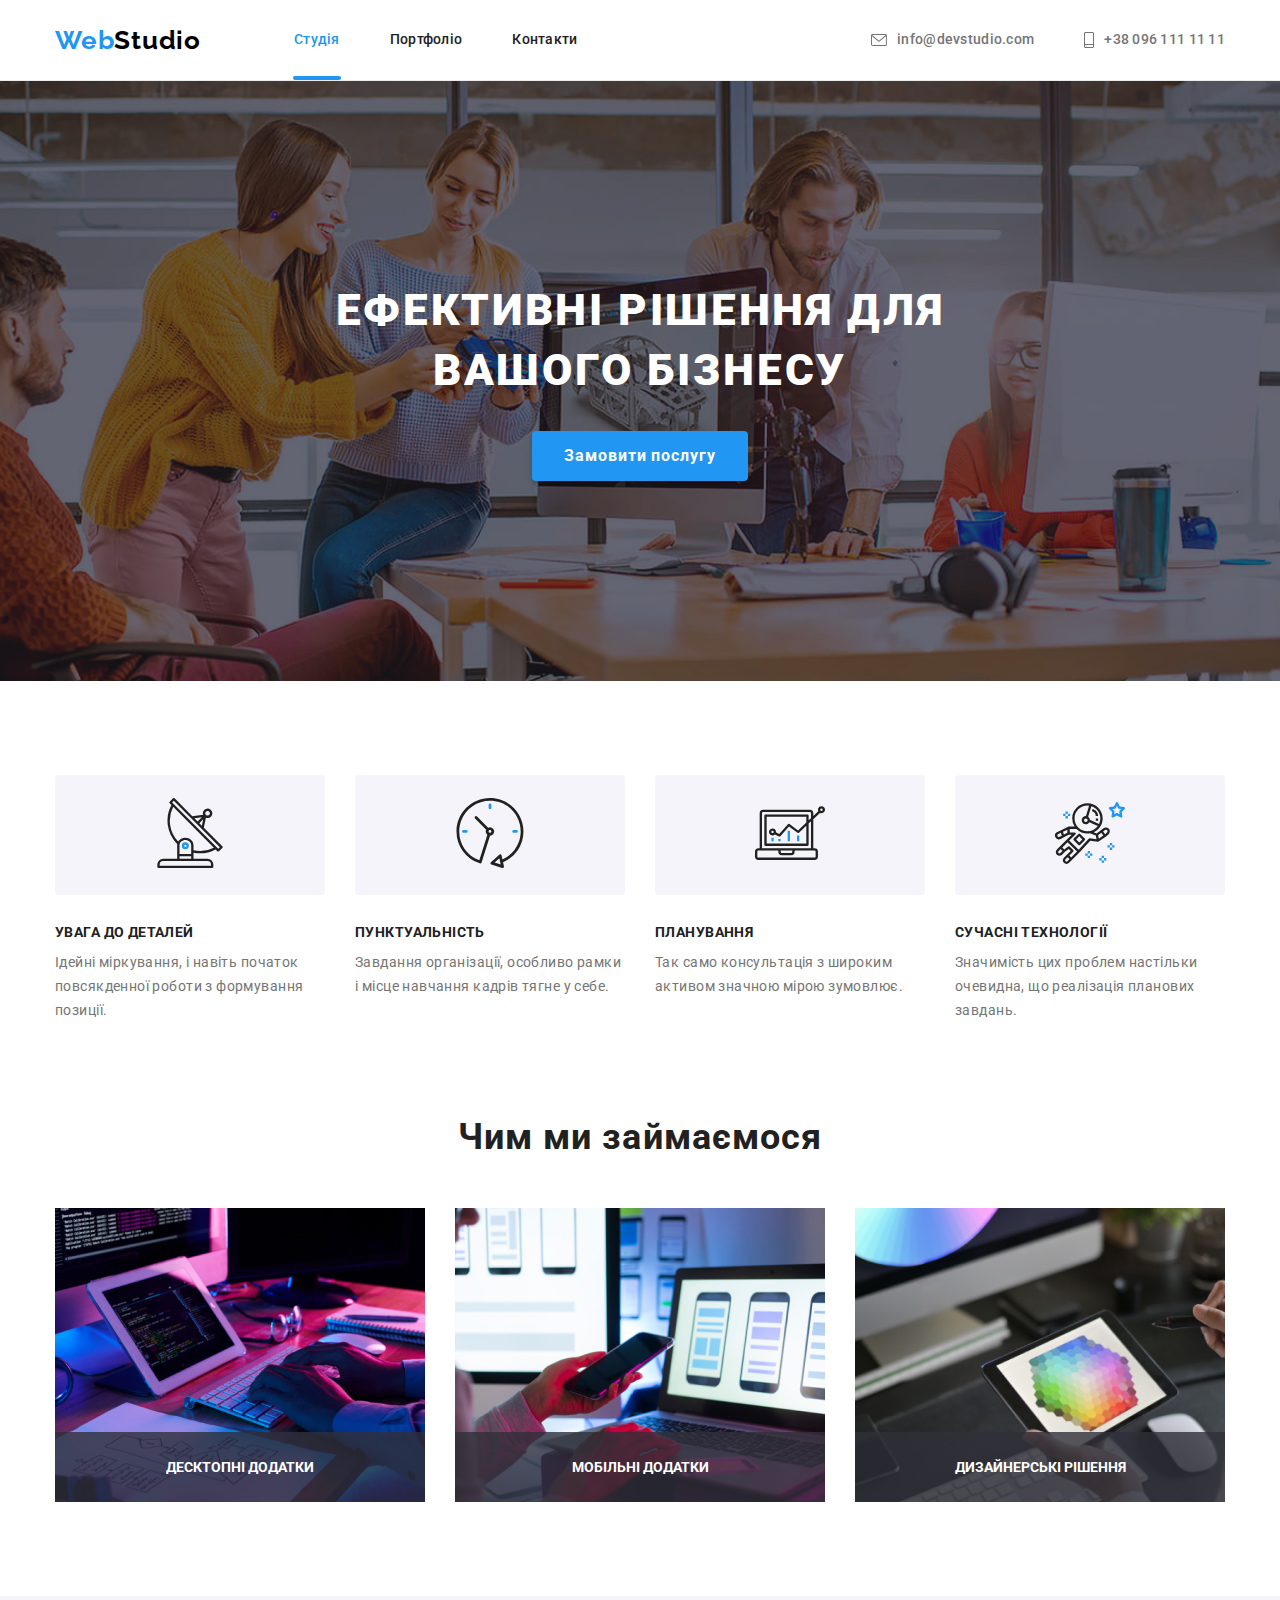
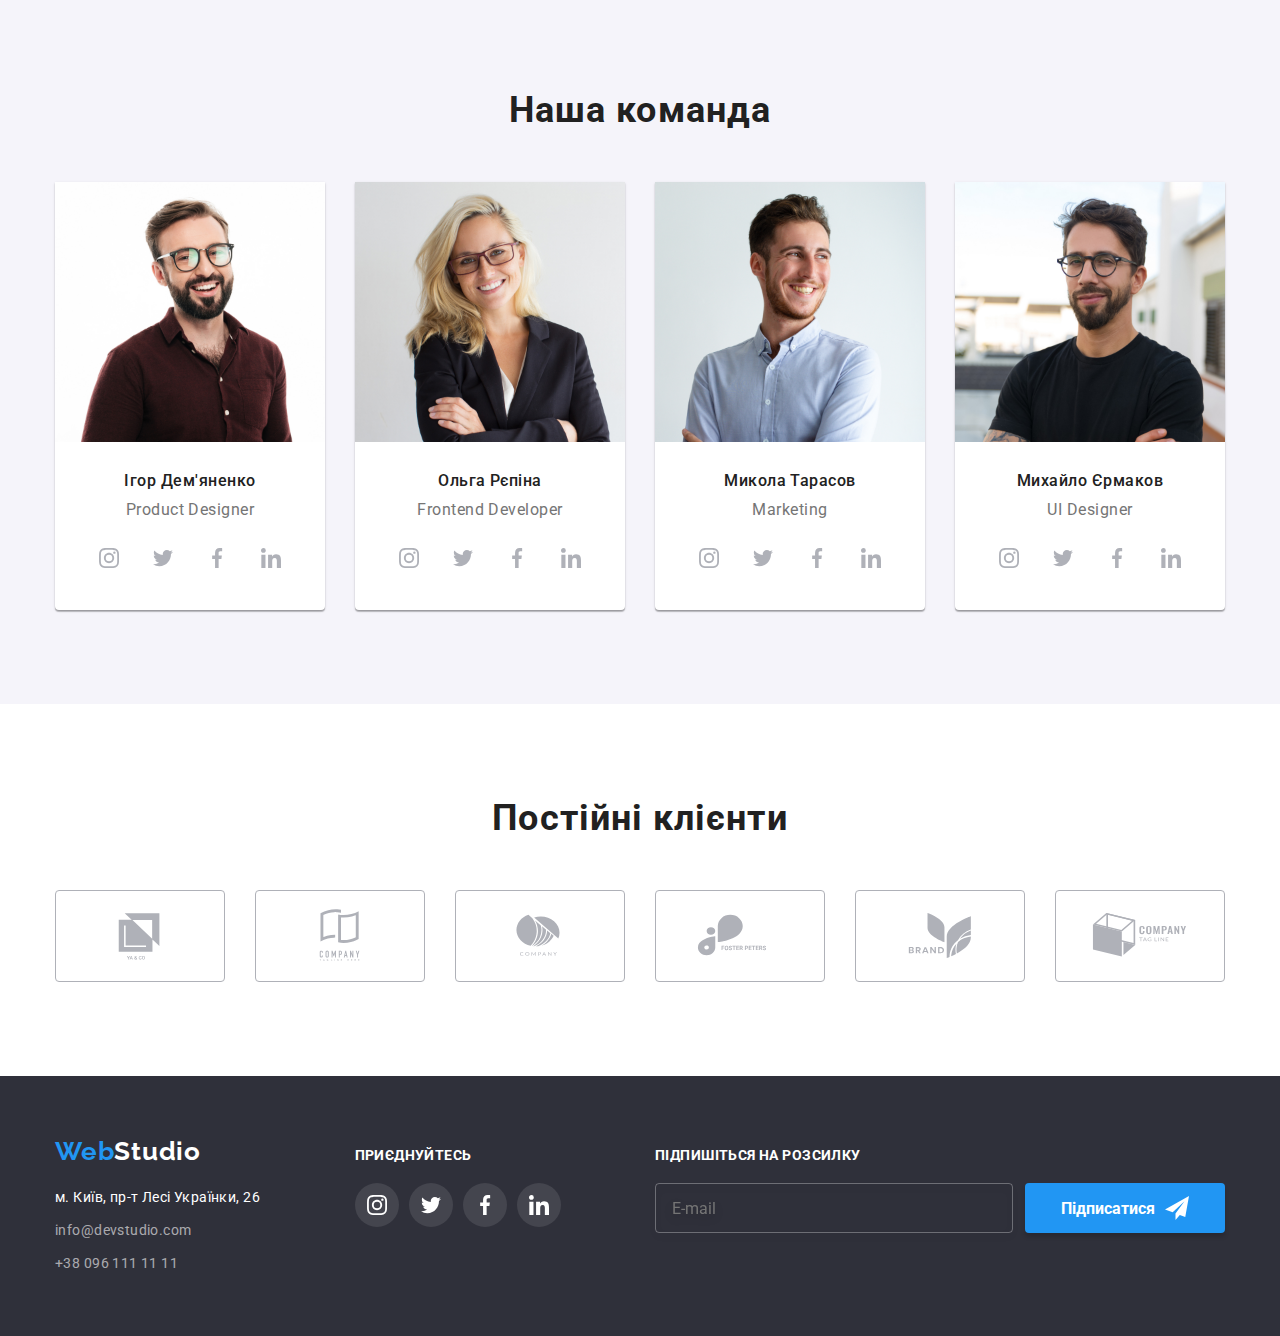
<file: index.html>
<!DOCTYPE html>
<html lang="uk">
  <head>
    <meta charset="UTF-8" />
    <meta http-equiv="X-UA-Compatible" content="IE=edge" />
    <meta name="viewport" content="width=device-width, initial-scale=1.0" />
    <title>hw-3</title>

    <!-- Modern normalize -->
    <link
      rel="stylesheet"
      href="https://cdnjs.cloudflare.com/ajax/libs/modern-normalize/1.1.0/modern-normalize.css"
      integrity="sha512-Y0MM+V6ymRKN2zStTqzQ227DWhhp4Mzdo6gnlRnuaNCbc+YN/ZH0sBCLTM4M0oSy9c9VKiCvd4Jk44aCLrNS5Q=="
      crossorigin="anonymous"
      referrerpolicy="no-referrer"
    />

    <!-- Fonts -->
    <link rel="preconnect" href="https://fonts.googleapis.com" />
    <link rel="preconnect" href="https://fonts.gstatic.com" crossorigin />
    <link
      href="https://fonts.googleapis.com/css2?family=Raleway:wght@700&family=Roboto:wght@400;500;700;900&display=swap"
      rel="stylesheet"
    />

    <!-- Custom styles -->
    <link rel="stylesheet" href="./css/styles.css" />
  </head>

  <body>
    <!-- HEADER -->

    <header class="header">
      <div class="header-container container">
        <nav class="header-nav">
          <div class="partner-logo">
            <a class="logo" href="./index.html"
              >Web<span class="logo logo-header">Studio</span></a
            >
          </div>
          <ul class="naw-list list">
            <li class="naw-item">
              <a
                href="./index.html"
                rel="noopener noreferrer nofollow"
                class="naw-link naw-page"
                >Студія</a
              >
            </li>
            <li class="naw-item">
              <a
                href="./portfolio.html"
                rel="noopener noreferrer nofollow"
                class="naw-link"
                >Портфоліо</a
              >
            </li>
            <li class="naw-item">
              <a href="#" rel="noopener noreferrer nofollow" class="naw-link"
                >Контакти</a
              >
            </li>
          </ul>
        </nav>
        <ul class="contact list">
          <li class="contact-item">
            <a href="mailto:info@devstudio.com" class="contact-link"
              ><svg class="header-icon" width="16" height="12">
                <use href="./img/icons/icons.svg#icon-envelope"></use>
              </svg>
              info@devstudio.com
            </a>
          </li>
          <li class="contact-item">
            <a href="tel:+380961111111" class="contact-link"
              ><svg class="header-icon" width="10" height="16">
                <use href="./img/icons/icons.svg#icon-smartphone"></use>
              </svg>
              +38 096 111 11 11
            </a>
          </li>
        </ul>
      </div>
    </header>

    <!-- MAIN -->

    <main>
      <!-- HERO -->

      <section class="hero section">
        <div class="container">
          <h1 class="hero-title">Ефективні рішення для вашого бізнесу</h1>
          <button type="button" class="hero-btn" data-modal-open>
            Замовити послугу
          </button>
        </div>
      </section>

      <!-- BENEFITS -->

      <section class="section">
        <div class="benefits-container container">
          <h2 class="visually-hidden">Особенности и преимущества</h2>
          <ul class="list benefits">
            <li class="benefits-list">
              <div class="icon-container">
                <a href=""
                  ><svg class="icon-benefits" width="70" height="70">
                    <use href="./img/icons/icons.svg#icon-antenna"></use>
                  </svg>
                </a>
              </div>
              <h3 class="benefits-title">УВАГА ДО ДЕТАЛЕЙ</h3>
              <p class="benefits-text">
                Ідейні міркування, і навіть початок повсякденної роботи з
                формування позиції.
              </p>
            </li>
            <li class="benefits-list">
              <div class="icon-container">
                <a href=""
                  ><svg class="icon-benefits" width="70" height="70">
                    <use href="./img/icons/icons.svg#icon-clock"></use>
                  </svg>
                </a>
              </div>
              <h3 class="benefits-title">ПУНКТУАЛЬНІСТЬ</h3>
              <p class="benefits-text">
                Завдання організації, особливо рамки і місце навчання кадрів
                тягне у себе.
              </p>
            </li>
            <li class="benefits-list">
              <div class="icon-container">
                <a href=""
                  ><svg class="icon-benefits" width="70" height="70">
                    <use href="./img/icons/icons.svg#icon-diagram"></use>
                  </svg>
                </a>
              </div>
              <h3 class="benefits-title">ПЛАНУВАННЯ</h3>
              <p class="benefits-text">
                Так само консультація з широким активом значною мірою зумовлює.
              </p>
            </li>
            <li class="benefits-list">
              <div class="icon-container">
                <a href=""
                  ><svg class="icon-benefits" width="70" height="70">
                    <use href="./img/icons/icons.svg#icon-astronaut"></use>
                  </svg>
                </a>
              </div>
              <h3 class="benefits-title">СУЧАСНІ ТЕХНОЛОГІЇ</h3>
              <p class="benefits-text">
                Значимість цих проблем настільки очевидна, що реалізація
                планових завдань.
              </p>
            </li>
          </ul>
        </div>
      </section>

      <!-- ABOUT -->
      <section class="section about">
        <div class="container">
          <h2 class="section-title">Чим ми займаємося</h2>
          <ul class="about-list list">
            <li class="about-item">
              <img
                src="./img/computer.jpg"
                alt="Комп'ютер"
                width="370"
                height="294"
                class="about-img"
              />
              <div class="overlay-about">
                <p class="overlay-about-text">Десктопні додатки</p>
              </div>
            </li>
            <li class="about-item">
              <img
                src="./img/telephone.jpg"
                alt="Телефон"
                width="370"
                height="294"
                class="about-img"
              />
              <div class="overlay-about">
                <p class="overlay-about-text">Мобільні додатки</p>
              </div>
            </li>
            <li class="about-item">
              <img
                src="./img/tablet.jpg"
                alt="Планшет"
                width="370"
                height="294"
                class="about-img"
              />
              <div class="overlay-about">
                <p class="overlay-about-text">Дизайнерські рішення</p>
              </div>
            </li>
          </ul>
        </div>
      </section>

      <!-- TEAM -->
      <section class="team section">
        <div class="container">
          <h2 class="section-title">Наша команда</h2>
          <ul class="team-list list">
            <li class="team-item">
              <img
                src="./img/team-img-1.jpg"
                alt="Ігор Дем'яненко"
                width="270"
                height="260"
                class="team-img"
              />
              <div class="team-card">
                <h3 class="team-name">Ігор Дем'яненко</h3>
                <p lang="en" class="team-content">Product Designer</p>
                <ul class="socials list">
                  <li class="socials-item">
                    <a
                      class="socials-link"
                      href="https://instagram.com"
                      target="_blank"
                      rel="noopener noreferrer"
                      aria-label="Instagram icon"
                      ><svg class="socials-icon" width="20" height="20">
                        <use href="./img/icons/icons.svg#icon-instagram"></use>
                      </svg>
                    </a>
                  </li>
                  <li class="socials-item">
                    <a
                      class="socials-link link"
                      href="https://twitter.com"
                      target="_blank"
                      rel="noopener noreferrer"
                      aria-label="Twitter icon"
                      ><svg class="socials-icon" width="20" height="20">
                        <use href="./img/icons/icons.svg#icon-twitter"></use>
                      </svg>
                    </a>
                  </li>
                  <li class="socials-item">
                    <a
                      class="socials-link link"
                      href="https://facebook.com"
                      target="_blank"
                      rel="noopener noreferrer"
                      aria-label="Facebook icon"
                      ><svg class="socials-icon" width="20" height="20">
                        <use href="./img/icons/icons.svg#icon-facebook"></use>
                      </svg>
                    </a>
                  </li>
                  <li class="socials-item">
                    <a
                      class="socials-link link"
                      href="https://linkedin.com"
                      target="_blank"
                      rel="noopener noreferrer"
                      aria-label="LinkedIn icon"
                      ><svg class="socials-icon" width="20" height="20">
                        <use href="./img/icons/icons.svg#icon-linkedin"></use>
                      </svg>
                    </a>
                  </li>
                </ul>
              </div>
            </li>
            <li class="team-item">
              <img
                src="./img/team-img-2.jpg"
                alt="Ольга Рєпіна"
                width="270"
                height="260"
                class="team-img"
              />
              <div class="team-card">
                <h3 class="team-name">Ольга Рєпіна</h3>
                <p lang="en" class="team-content">Frontend Developer</p>
                <ul class="socials list">
                  <li class="socials-item">
                    <a
                      class="socials-link link"
                      href="https://instagram.com"
                      target="_blank"
                      rel="noopener noreferrer"
                      aria-label="Instagram icon"
                      ><svg class="socials-icon" width="20" height="20">
                        <use href="./img/icons/icons.svg#icon-instagram"></use>
                      </svg>
                    </a>
                  </li>
                  <li class="socials-item">
                    <a
                      class="socials-link link"
                      href="https://twitter.com"
                      target="_blank"
                      rel="noopener noreferrer"
                      aria-label="Twitter icon"
                      ><svg class="socials-icon" width="20" height="20">
                        <use href="./img/icons/icons.svg#icon-twitter"></use>
                      </svg>
                    </a>
                  </li>
                  <li class="socials-item">
                    <a
                      class="socials-link link"
                      href="https://facebook.com"
                      target="_blank"
                      rel="noopener noreferrer"
                      aria-label="Facebook icon"
                      ><svg class="socials-icon" width="20" height="20">
                        <use href="./img/icons/icons.svg#icon-facebook"></use>
                      </svg>
                    </a>
                  </li>
                  <li class="socials-item">
                    <a
                      class="socials-link link"
                      href="https://linkedin.com"
                      target="_blank"
                      rel="noopener noreferrer"
                      aria-label="LinkedIn icon"
                      ><svg class="socials-icon" width="20" height="20">
                        <use href="./img/icons/icons.svg#icon-linkedin"></use>
                      </svg>
                    </a>
                  </li>
                </ul>
              </div>
            </li>
            <li class="team-item">
              <img
                src="./img/team-img-3.jpg"
                alt="Микола Тарасов"
                width="270"
                height="260"
                class="team-img"
              />
              <div class="team-card">
                <h3 class="team-name">Микола Тарасов</h3>
                <p lang="en" class="team-content">Marketing</p>
                <ul class="socials list">
                  <li class="socials-item">
                    <a
                      class="socials-link link"
                      href="https://instagram.com"
                      target="_blank"
                      rel="noopener noreferrer"
                      aria-label="Instagram icon"
                      ><svg class="socials-icon" width="20" height="20">
                        <use href="./img/icons/icons.svg#icon-instagram"></use>
                      </svg>
                    </a>
                  </li>
                  <li class="socials-item">
                    <a
                      class="socials-link link"
                      href="https://twitter.com"
                      target="_blank"
                      rel="noopener noreferrer"
                      aria-label="Twitter icon"
                      ><svg class="socials-icon" width="20" height="20">
                        <use href="./img/icons/icons.svg#icon-twitter"></use>
                      </svg>
                    </a>
                  </li>
                  <li class="socials-item">
                    <a
                      class="socials-link link"
                      href="https://facebook.com"
                      target="_blank"
                      rel="noopener noreferrer"
                      aria-label="Facebook icon"
                      ><svg class="socials-icon" width="20" height="20">
                        <use href="./img/icons/icons.svg#icon-facebook"></use>
                      </svg>
                    </a>
                  </li>
                  <li class="socials-item">
                    <a
                      class="socials-link link"
                      href="https://linkedin.com"
                      target="_blank"
                      rel="noopener noreferrer"
                      aria-label="LinkedIn icon"
                      ><svg class="socials-icon" width="20" height="20">
                        <use href="./img/icons/icons.svg#icon-linkedin"></use>
                      </svg>
                    </a>
                  </li>
                </ul>
              </div>
            </li>
            <li class="team-item">
              <img
                src="./img/team-img-4.jpg"
                alt="Михайло Єрмаков"
                width="270"
                height="260"
                class="team-img"
              />
              <div class="team-card">
                <h3 class="team-name">Михайло Єрмаков</h3>
                <p lang="en" class="team-content">UI Designer</p>
                <ul class="socials list">
                  <li class="socials-item">
                    <a
                      class="socials-link link"
                      href="https://instagram.com"
                      target="_blank"
                      rel="noopener noreferrer"
                      aria-label="Instagram icon"
                      ><svg class="socials-icon" width="20" height="20">
                        <use href="./img/icons/icons.svg#icon-instagram"></use>
                      </svg>
                    </a>
                  </li>
                  <li class="socials-item">
                    <a
                      class="socials-link link"
                      href="https://twitter.com"
                      target="_blank"
                      rel="noopener noreferrer"
                      aria-label="Twitter icon"
                      ><svg class="socials-icon" width="20" height="20">
                        <use href="./img/icons/icons.svg#icon-twitter"></use>
                      </svg>
                    </a>
                  </li>
                  <li class="socials-item">
                    <a
                      class="socials-link link"
                      href="https://facebook.com"
                      target="_blank"
                      rel="noopener noreferrer"
                      aria-label="Facebook icon"
                      ><svg class="socials-icon" width="20" height="20">
                        <use href="./img/icons/icons.svg#icon-facebook"></use>
                      </svg>
                    </a>
                  </li>
                  <li class="socials-item">
                    <a
                      class="socials-link link"
                      href="https://linkedin.com"
                      target="_blank"
                      rel="noopener noreferrer"
                      aria-label="LinkedIn icon"
                      ><svg class="socials-icon" width="20" height="20">
                        <use href="./img/icons/icons.svg#icon-linkedin"></use>
                      </svg>
                    </a>
                  </li>
                </ul>
              </div>
            </li>
          </ul>
        </div>
      </section>

      <!-- CLIENTS -->

      <section class="clients section">
        <div class="container">
          <h2 class="section-title clients-title">Постійні клієнти</h2>
          <ul class="list clients-list">
            <li class="container-items">
              <a class="clients-link" href="#"
                ><svg class="clients-icon" width="106" height="60">
                  <use href="./img/icons/icons.svg#icon-company1"></use>
                </svg>
              </a>
            </li>
            <li class="container-items">
              <a class="clients-link" href="#"
                ><svg class="clients-icon" width="106" height="60">
                  <use href="./img/icons/icons.svg#icon-company2"></use>
                </svg>
              </a>
            </li>
            <li class="container-items">
              <a class="clients-link" href="#"
                ><svg class="clients-icon" width="106" height="60">
                  <use href="./img/icons/icons.svg#icon-company3"></use>
                </svg>
              </a>
            </li>
            <li class="container-items">
              <a class="clients-link" href="#"
                ><svg class="clients-icon" width="106" height="60">
                  <use href="./img/icons/icons.svg#icon-company4"></use>
                </svg>
              </a>
            </li>
            <li class="container-items">
              <a class="clients-link" href="#"
                ><svg class="clients-icon" width="106" height="60">
                  <use href="./img/icons/icons.svg#icon-company5"></use>
                </svg>
              </a>
            </li>
            <li class="container-items">
              <a class="clients-link" href="#"
                ><svg class="clients-icon" width="106" height="60">
                  <use href="./img/icons/icons.svg#icon-company6"></use>
                </svg>
              </a>
            </li>
          </ul>
        </div>
      </section>
    </main>

    <!-- FOOTER -->

    <footer class="footer">
      <div class="container footer-container">
        <div class="footer-contacts">
          <a href="./index.html" class="logo"
            >Web<span class="logo-footer">Studio</span></a
          >
          <address class="footer-adress">
            <ul class="list footer-list">
              <li class="footer-item">
                <a
                  href="https://goo.gl/maps/3n27AXKgrhXGFmmF6"
                  target="_blank"
                  rel="noopener noreferrer nofollow"
                  class="footer-link"
                  >м. Київ, пр-т Лесі Українки, 26</a
                >
              </li>

              <li class="footer-item">
                <a href="mailto:info@devstudio.com" class="footer-contact"
                  >info@devstudio.com</a
                >
              </li>
              <li class="footer-item">
                <a href="tel:+380961111111" class="footer-contact"
                  >+38 096 111 11 11</a
                >
              </li>
            </ul>
          </address>
        </div>
        <div class="footer-socials">
          <p class="footer-text">приєднуйтесь</p>
          <ul class="list socials-list">
            <li>
              <a class="footer-links" href="">
                <svg class="footer-icon" width="20" height="20">
                  <use href="./img/icons/icons.svg#icon-instagram"></use>
                </svg>
              </a>
            </li>
            <li>
              <a class="footer-links" href="">
                <svg class="footer-icon" width="20" height="20">
                  <use href="./img/icons/icons.svg#icon-twitter"></use>
                </svg>
              </a>
            </li>
            <li>
              <a class="footer-links" href="">
                <svg class="footer-icon" width="20" height="20">
                  <use href="./img/icons/icons.svg#icon-facebook"></use>
                </svg>
              </a>
            </li>
            <li>
              <a class="footer-links" href="">
                <svg class="footer-icon" width="20" height="20">
                  <use href="./img/icons/icons.svg#icon-linkedin"></use>
                </svg>
              </a>
            </li>
          </ul>
        </div>

        <form class="footer-form" name="footer-form">
          <div class="footer-send-form">
            <p class="footer-text">Підпишіться на розсилку</p>
            <div class="footer-send-blok">
              <input class="footer-input" type="email" placeholder="E-mail" />
              <button class="footer-btn-send" type="submit">
                Підписатися<svg
                  class="footer-btn-send-icon"
                  width="24"
                  height="24"
                >
                  <use href="./img/icons/icons.svg#icon-send"></use>
                </svg>
              </button>
            </div>
          </div>
        </form>
      </div>
    </footer>

    <!-- Modal window -->
    <div class="backdrop is-hidden" data-modal>
      <div class="modal" data-modal-window>
        <button class="modal-btn" data-modal-close>
          <svg class="modal-icon" width="18" height="18">
            <use href="./img/icons/icons.svg#icon-close"></use>
          </svg>
        </button>

        <strong class="modal-label"
          >Залиште свої дані, ми вам передзвонимо</strong
        >
        <form class="modal-form" name="modal-form">
          <div class="modal-form-group" role="group">
            <label class="modal-form-label" for="user_name">Ім'я</label>
            <div class="modal-form-wrapper">
              <input
                class="modal-form-field"
                type="text"
                name="user_name"
                id="user_name"
              />
              <svg class="modal-form-icon" width="18" height="18">
                <use href="./img/icons/icons.svg#icon-name-modal"></use>
              </svg>
            </div>
            <label class="modal-form-label" for="user_phone">Телефон</label>
            <div class="modal-form-wrapper">
              <input
                class="modal-form-field"
                type="tel"
                name="user_phone"
                id="user_phone"
              />
              <svg class="modal-form-icon" width="18" height="18">
                <use href="./img/icons/icons.svg#icon-tel-modal"></use>
              </svg>
            </div>
            <label class="modal-form-label" for="user_mail">Пошта</label>
            <div class="modal-form-wrapper">
              <input
                class="modal-form-field"
                type="text"
                name="user_mail"
                id="user_mail"
              />
              <svg class="modal-form-icon" width="18" height="18">
                <use href="./img/icons/icons.svg#icon-mail-modal"></use>
              </svg>
            </div>
            <label class="modal-form-label" for="user_message">Коментар</label>
            <textarea
              class="modal-form-message"
              name="user_message"
              id="user_message"
              rows="6"
              placeholder="Введіть текст"
            ></textarea>
          </div>
          <div class="modal-form-agreement" role="group">
            <input
              class="modal-form-checkbox visually-hidden"
              type="checkbox"
              id="user_agreement"
            />
            <svg class="modal-form-agreement-icon" width="16" height="15">
              <use
                class="img-check"
                href="./img/icons/icons.svg#icon-check"
              ></use>
              <use
                class="img-uncheck"
                href="./img/icons/icons.svg#icon-uncheck"
              ></use>
            </svg>
            <label class="modal-form-agreement-desc" for="user_agreement"
              >Погоджуюся з розсилкою та приймаю
              <a class="modal-form-agreement-link" href=""
                >Умови договору</a
              ></label
            >
          </div>
          <button class="modal-form-btn" type="submit">Відправити</button>
        </form>
      </div>
    </div>

    <script src="./js/modal.js"></script>
  </body>
</html>
</file>
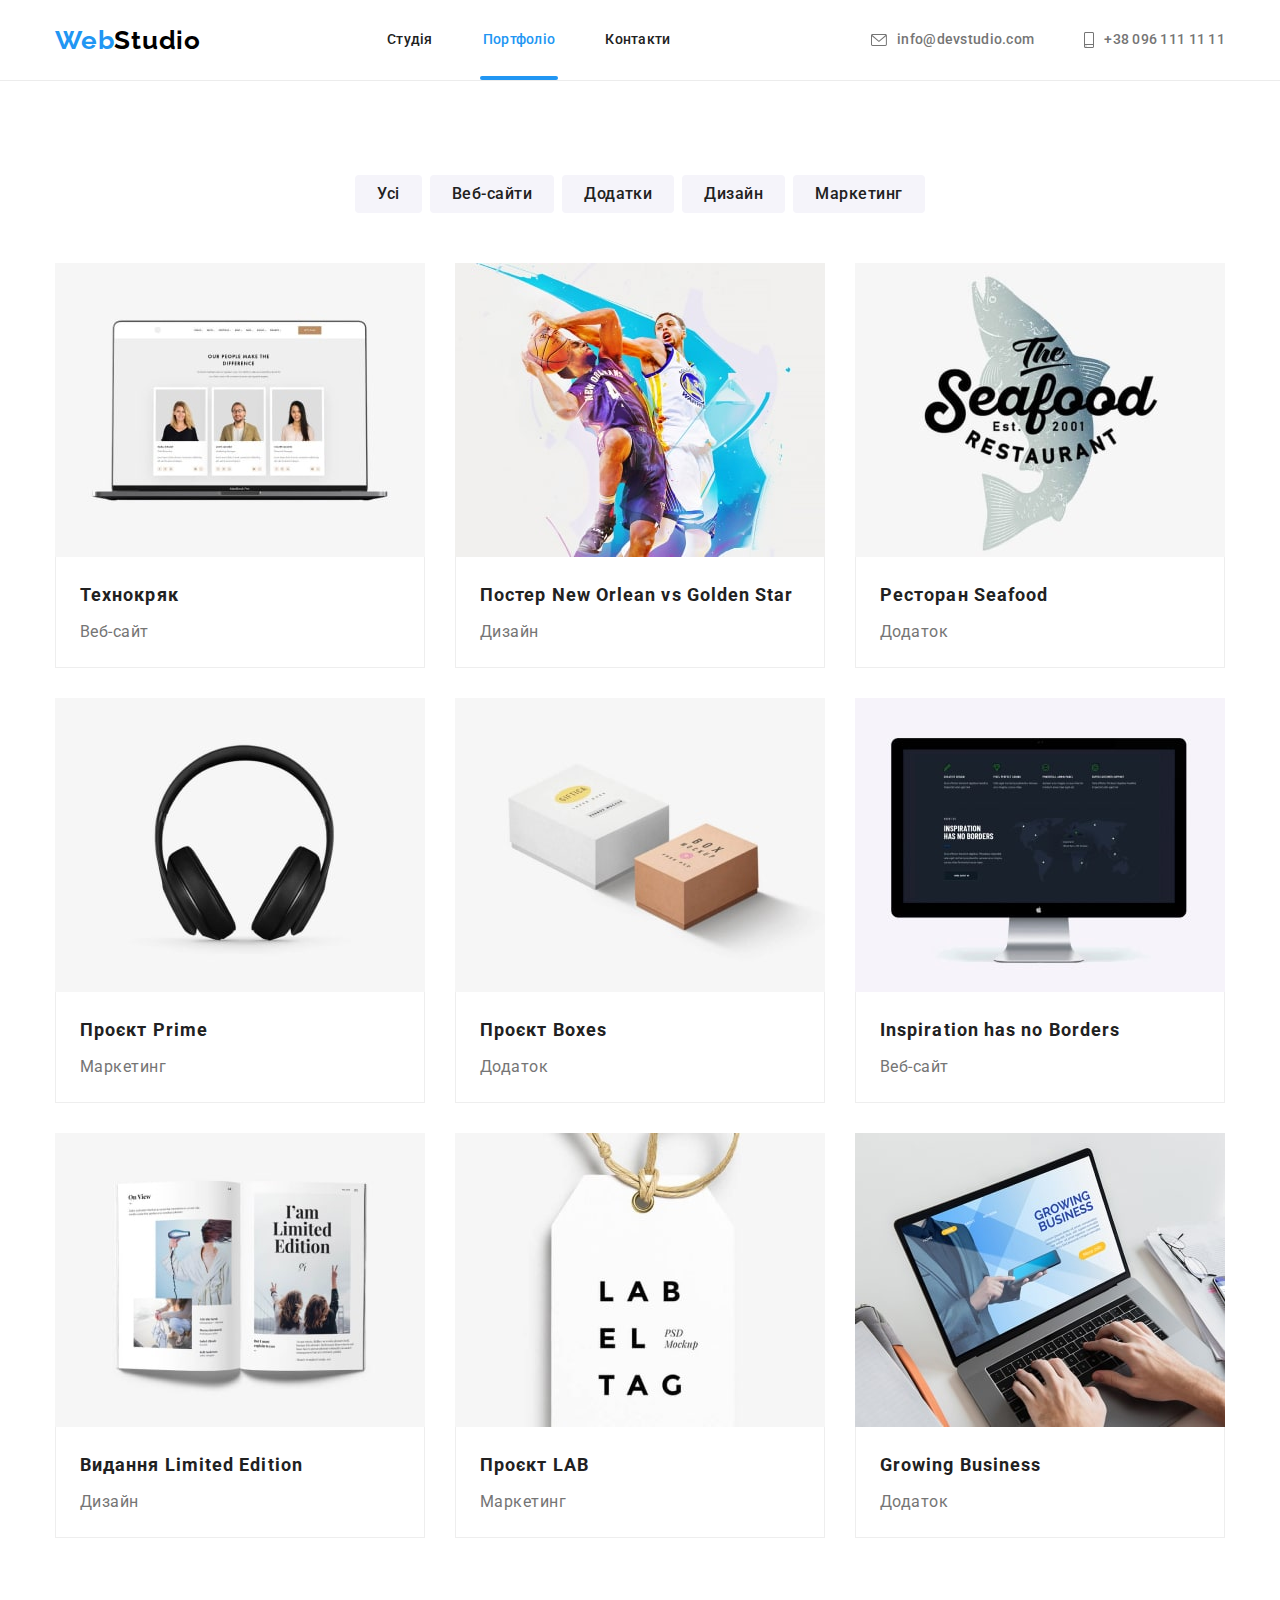
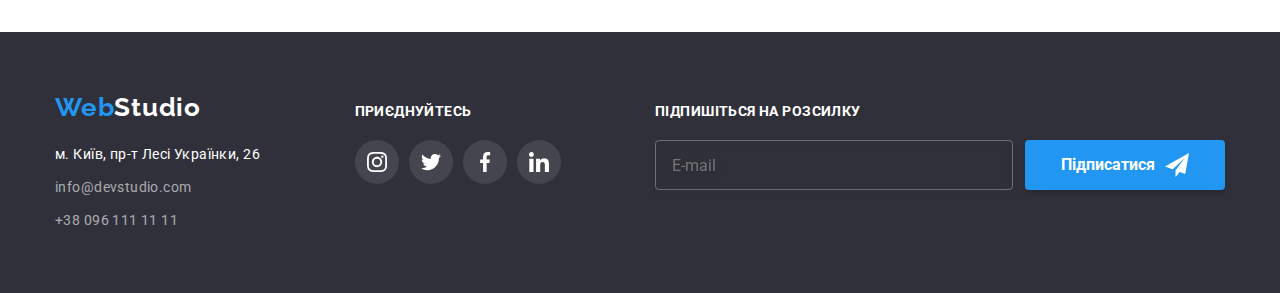
<file: portfolio.html>
<!DOCTYPE html>
<html lang="uk">
  <head>
    <meta charset="UTF-8" />
    <meta http-equiv="X-UA-Compatible" content="IE=edge" />
    <meta name="viewport" content="width=device-width, initial-scale=1.0" />
    <title>portfolio-hw-3</title>

    <!-- Modern normalize -->
    <link
      rel="stylesheet"
      href="https://cdnjs.cloudflare.com/ajax/libs/modern-normalize/1.1.0/modern-normalize.css"
      integrity="sha512-Y0MM+V6ymRKN2zStTqzQ227DWhhp4Mzdo6gnlRnuaNCbc+YN/ZH0sBCLTM4M0oSy9c9VKiCvd4Jk44aCLrNS5Q=="
      crossorigin="anonymous"
      referrerpolicy="no-referrer"
    />

    <!-- Fonts -->
    <link rel="preconnect" href="https://fonts.googleapis.com" />
    <link rel="preconnect" href="https://fonts.gstatic.com" crossorigin />
    <link
      href="https://fonts.googleapis.com/css2?family=Raleway:wght@700&family=Roboto:wght@400;500;700;900&display=swap"
      rel="stylesheet"
    />

    <!-- Custom styles -->
    <link rel="stylesheet" href="./css/styles.css" />
  </head>

  <body>
    <!-- HEADER -->
    <header class="header">
      <div class="header-container container">
        <nav class="header-nav">
          <div class="partner-logo">
            <a class="logo partner-logo" href="./index.html"
              >Web<span class="logo-header">Studio</span></a
            >
          </div>
          <ul class="naw-list list">
            <li class="naw-item">
              <a
                href="./index.html"
                rel="noopener noreferrer nofollow"
                class="naw-link"
                >Студія</a
              >
            </li>
            <li class="naw-item">
              <a
                href="./portfolio.html"
                rel="noopener noreferrer nofollow"
                class="naw-link naw-page naw-page-portfolio"
                >Портфоліо</a
              >
            </li>
            <li class="naw-item">
              <a href="#" rel="noopener noreferrer nofollow" class="naw-link"
                >Контакти</a
              >
            </li>
          </ul>
        </nav>
        <ul class="contact list">
          <li class="contact-item">
            <a href="mailto:info@devstudio.com" class="contact-link"
              ><svg class="header-icon" width="16" height="12">
                <use href="./img/icons/icons.svg#icon-envelope"></use></svg
              >info@devstudio.com</a
            >
          </li>
          <li class="contact-item">
            <a href="tel:+380961111111" class="contact-link"
              ><svg class="header-icon" width="10" height="16">
                <use href="./img/icons/icons.svg#icon-smartphone"></use></svg
              >+38 096 111 11 11</a
            >
          </li>
        </ul>
      </div>
    </header>

    <!-- MAIN -->

    <main>
      <!-- MENU -->

      <section class="menu menu-portfolio section">
        <div class="container">
          <h1 class="visually-hidden">Наші послуги</h1>
          <ul class="list menu-list">
            <li class="menu-item">
              <button type="button" class="menu-btn">Усі</button>
            </li>
            <li class="menu-item">
              <button type="button" class="menu-btn">Веб-сайти</button>
            </li>
            <li class="menu-item">
              <button type="button" class="menu-btn">Додатки</button>
            </li>
            <li class="menu-item">
              <button type="button" class="menu-btn">Дизайн</button>
            </li>
            <li class="menu-item">
              <button type="button" class="menu-btn">Маркетинг</button>
            </li>
          </ul>

          <!-- PORTFOLIO -->
          <ul class="list portfolio card-set">
            <li class="portfolio-list card-set-item">
              <a class="portfolio-link" href="">
                <div class="team-thumb">
                  <img
                    src="./img/img-1.jpg"
                    alt="Веб-сайт"
                    width="370"
                    height="294"
                    class="portfolio-img"
                  />
                  <div class="overlay-portfolio">
                    <p class="overlay-portfolio-text">
                      Ресурс пропонує комплексні пропозиції з різним рівнем
                      функціоналу та сервісів. Все це дозволить відвідувачу
                      отримати вичерпні відомості про компанію чи приватну
                      особу.
                    </p>
                  </div>
                </div>
                <div class="portfolio-card">
                  <h2 class="portfolio-title">Технокряк</h2>
                  <p class="portfolio-text">Веб-сайт</p>
                </div>
              </a>
            </li>
            <li class="portfolio-list card-set-item">
              <a class="portfolio-link" href="">
                <div class="team-thumb">
                  <img
                    src="./img/img-2.jpg"
                    alt="Дизайн"
                    width="370"
                    height="294"
                    class="portfolio-img"
                  />
                  <div class="overlay-portfolio">
                    <p class="overlay-portfolio-text">
                      Ресурс пропонує комплексні пропозиції з різним рівнем
                      функціоналу та сервісів. Все це дозволить відвідувачу
                      отримати вичерпні відомості про компанію чи приватну
                      особу.
                    </p>
                  </div>
                </div>
                <div class="portfolio-card">
                  <h2 class="portfolio-title">
                    Постер New Orlean vs Golden Star
                  </h2>
                  <p class="portfolio-text">Дизайн</p>
                </div>
              </a>
            </li>
            <li class="portfolio-list card-set-item">
              <a class="portfolio-link" href="">
                <div class="team-thumb">
                  <img
                    src="./img/img-3.jpg"
                    alt="Додаток"
                    width="370"
                    height="294"
                    class="portfolio-img"
                  />
                  <div class="overlay-portfolio">
                    <p class="overlay-portfolio-text">
                      Ресурс пропонує комплексні пропозиції з різним рівнем
                      функціоналу та сервісів. Все це дозволить відвідувачу
                      отримати вичерпні відомості про компанію чи приватну
                      особу.
                    </p>
                  </div>
                </div>
                <div class="portfolio-card">
                  <h2 class="portfolio-title">Ресторан Seafood</h2>
                  <p class="portfolio-text">Додаток</p>
                </div>
              </a>
            </li>
            <li class="portfolio-list card-set-item">
              <a class="portfolio-link" href="">
                <div class="team-thumb">
                  <img
                    src="./img/img-4.jpg"
                    alt="Маркетинг"
                    width="370"
                    height="294"
                    class="portfolio-img"
                  />
                  <div class="overlay-portfolio">
                    <p class="overlay-portfolio-text">
                      Ресурс пропонує комплексні пропозиції з різним рівнем
                      функціоналу та сервісів. Все це дозволить відвідувачу
                      отримати вичерпні відомості про компанію чи приватну
                      особу.
                    </p>
                  </div>
                </div>
                <div class="portfolio-card">
                  <h2 class="portfolio-title">Проєкт Prime</h2>
                  <p class="portfolio-text">Маркетинг</p>
                </div>
              </a>
            </li>
            <li class="portfolio-list card-set-item">
              <a class="portfolio-link" href="">
                <div class="team-thumb">
                  <img
                    src="./img/img-5.jpg"
                    alt="Додаток"
                    width="370"
                    height="294"
                    class="portfolio-img"
                  />
                  <div class="overlay-portfolio">
                    <p class="overlay-portfolio-text">
                      Ресурс пропонує комплексні пропозиції з різним рівнем
                      функціоналу та сервісів. Все це дозволить відвідувачу
                      отримати вичерпні відомості про компанію чи приватну
                      особу.
                    </p>
                  </div>
                </div>
                <div class="portfolio-card">
                  <h2 class="portfolio-title">Проєкт Boxes</h2>
                  <p class="portfolio-text">Додаток</p>
                </div>
              </a>
            </li>
            <li class="portfolio-list card-set-item">
              <a class="portfolio-link" href="">
                <div class="team-thumb">
                  <img
                    src="./img/img-6.jpg"
                    alt="Веб-сайт"
                    width="370"
                    height="294"
                    class="portfolio-img"
                  />
                  <div class="overlay-portfolio">
                    <p class="overlay-portfolio-text">
                      Ресурс пропонує комплексні пропозиції з різним рівнем
                      функціоналу та сервісів. Все це дозволить відвідувачу
                      отримати вичерпні відомості про компанію чи приватну
                      особу.
                    </p>
                  </div>
                </div>
                <div class="portfolio-card">
                  <h2 lang="en" class="portfolio-title">
                    Inspiration has no Borders
                  </h2>
                  <p class="portfolio-text">Веб-сайт</p>
                </div>
              </a>
            </li>
            <li class="portfolio-list card-set-item">
              <a class="portfolio-link" href="">
                <div class="team-thumb">
                  <img
                    src="./img/img-7.jpg"
                    alt="Дизайн"
                    width="370"
                    height="294"
                    class="portfolio-img"
                  />
                  <div class="overlay-portfolio">
                    <p class="overlay-portfolio-text">
                      Ресурс пропонує комплексні пропозиції з різним рівнем
                      функціоналу та сервісів. Все це дозволить відвідувачу
                      отримати вичерпні відомості про компанію чи приватну
                      особу.
                    </p>
                  </div>
                </div>
                <div class="portfolio-card">
                  <h2 class="portfolio-title">Видання Limited Edition</h2>
                  <p class="portfolio-text">Дизайн</p>
                </div>
              </a>
            </li>
            <li class="portfolio-list card-set-item">
              <a class="portfolio-link" href="">
                <div class="team-thumb">
                  <img
                    src="./img/img-8.jpg"
                    alt="Маркетинг"
                    width="370"
                    height="294"
                    class="portfolio-img"
                  />
                  <div class="overlay-portfolio">
                    <p class="overlay-portfolio-text">
                      Ресурс пропонує комплексні пропозиції з різним рівнем
                      функціоналу та сервісів. Все це дозволить відвідувачу
                      отримати вичерпні відомості про компанію чи приватну
                      особу.
                    </p>
                  </div>
                </div>
                <div class="portfolio-card">
                  <h2 class="portfolio-title">Проєкт LAB</h2>
                  <p class="portfolio-text">Маркетинг</p>
                </div>
              </a>
            </li>
            <li class="portfolio-list card-set-item">
              <a class="portfolio-link" href="">
                <div class="team-thumb">
                  <img
                    src="./img/img-9.jpg"
                    alt="Додаток"
                    width="370"
                    height="294"
                    class="portfolio-img"
                  />
                  <div class="overlay-portfolio">
                    <p class="overlay-portfolio-text">
                      Ресурс пропонує комплексні пропозиції з різним рівнем
                      функціоналу та сервісів. Все це дозволить відвідувачу
                      отримати вичерпні відомості про компанію чи приватну
                      особу.
                    </p>
                  </div>
                </div>
                <div class="portfolio-card">
                  <h2 lang="en" class="portfolio-title">Growing Business</h2>
                  <p class="portfolio-text">Додаток</p>
                </div>
              </a>
            </li>
          </ul>
        </div>
      </section>
    </main>

    <!-- FOOTER -->

    <footer class="footer">
      <div class="container footer-container">
        <div class="footer-contacts">
          <a href="./index.html" class="logo"
            >Web<span class="logo-footer">Studio</span></a
          >
          <address class="footer-adress">
            <ul class="list footer-list">
              <li class="footer-item">
                <a
                  href="https://goo.gl/maps/3n27AXKgrhXGFmmF6"
                  target="_blank"
                  rel="noopener noreferrer nofollow"
                  class="footer-link"
                  >м. Київ, пр-т Лесі Українки, 26</a
                >
              </li>

              <li class="footer-item">
                <a href="mailto:info@devstudio.com" class="footer-contact"
                  >info@devstudio.com</a
                >
              </li>
              <li class="footer-item">
                <a href="tel:+380961111111" class="footer-contact"
                  >+38 096 111 11 11</a
                >
              </li>
            </ul>
          </address>
        </div>
        <div class="footer-socials">
          <p class="footer-text">приєднуйтесь</p>
          <ul class="list socials-list">
            <li>
              <a class="footer-links" href="">
                <svg class="footer-icon" width="20" height="20">
                  <use href="./img/icons/icons.svg#icon-instagram"></use>
                </svg>
              </a>
            </li>
            <li>
              <a class="footer-links" href="">
                <svg class="footer-icon" width="20" height="20">
                  <use href="./img/icons/icons.svg#icon-twitter"></use>
                </svg>
              </a>
            </li>
            <li>
              <a class="footer-links" href="">
                <svg class="footer-icon" width="20" height="20">
                  <use href="./img/icons/icons.svg#icon-facebook"></use>
                </svg>
              </a>
            </li>
            <li>
              <a class="footer-links" href="">
                <svg class="footer-icon" width="20" height="20">
                  <use href="./img/icons/icons.svg#icon-linkedin"></use>
                </svg>
              </a>
            </li>
          </ul>
        </div>
        <form class="footer-form" name="footer-form">
          <div class="footer-send-form">
            <p class="footer-text">Підпишіться на розсилку</p>
            <div class="footer-send-blok">
              <input class="footer-input" type="email" placeholder="E-mail" />
              <button class="footer-btn-send" type="submit">
                Підписатися<svg
                  class="footer-btn-send-icon"
                  width="24"
                  height="24"
                >
                  <use href="./img/icons/icons.svg#icon-send"></use>
                </svg>
              </button>
            </div>
          </div>
        </form>
      </div>
    </footer>
  </body>
</html>
</file>
<file: css/styles.css>
:root {
  --primary-color: #212121;
  --secondary-color: #f5f4fa;
  --accent-color: #e5e5e5;
  --color-grey: #757575;
  --common-white: #ffffff;
  --color-blue: #2196f3;
  --color-hero: #2f303a;
  --color-portfolio: #f5f5f5;
  --main-font: "Roboto", sans-serif;
  --title-size: 44px;
  --text-size: 14px;
  --indent: 30px;
  --items: 3;
  /* animation */
  --anim: 250ms cubic-bezier(0.4, 0, 0.2, 1);
}

body {
  font-family: "Roboto", sans-serif;
  color: var(--primary-color);
  background-color: var(--common-white);
  font-size: var(--text-size);
}
/* reset start */
h1,
h2,
h3,
h4,
h5,
h6,
p {
  margin: 0;
}

.link {
  text-decoration: none;
  color: currentColor;
}

.list {
  list-style: none;
  margin: 0;
  padding: 0;
}

img {
  display: block;
}

/* reset end */
.section {
  padding-top: 94px;
  padding-bottom: 94px;
}
.container {
  width: 1200px;
  padding-right: 15px;
  padding-left: 15px;
  margin-left: auto;
  margin-right: auto;
  /* outline: 2px solid red; */
}

.card-set {
  display: flex;
  flex-wrap: wrap;
  gap: var(--indent);
}
.card-set-item {
  flex-basis: calc(
    (100% - var(--indent) * (var(--items) - 1)) / (var(--items))
  );
}

/* HEADER */
.header {
  border: 1px solid #ececec;
  border-top: none;
  border-right: none;
  border-left: none;
}

.header-container {
  display: flex;
  align-items: center;
}
.header-nav {
  display: flex;
  align-items: center;
  margin-right: auto;
}
.logo {
  font-family: "Raleway";
  font-weight: 700;
  font-size: 26px;
  line-height: 1.19;
  letter-spacing: 0.03em;
  color: var(--color-blue);
  text-decoration: none;
}

.partner-logo {
  margin-right: 93px;
}

.contact {
  display: flex;
  /* align-items: center; */
  gap: 50px;
}

.header-icon {
  fill: currentColor;
}

.logo-header {
  color: #000000;
}

.naw-list {
  display: flex;
  /* align-items: center; */
  gap: 50px;
}

.menu-list {
  display: flex;
  justify-content: center;
  margin-bottom: 50px;
}
.menu-item:not(:last-child) {
  margin-right: 8px;
}

.list {
  list-style: none;
}

.naw-link {
  display: block;
  font-weight: 500;
  line-height: 1.14;
  letter-spacing: 0.02em;
  color: var(--primary-color);
  text-decoration: none;
  padding: 32px 0;
  transition-property: color;
  transition-duration: 250ms;
  transition-timing-function: cubic-bezier(0.4, 0, 0.2, 1);
  /* transition: color var(--anim); */
}

.naw-link:hover {
  color: var(--color-blue);
}
.naw-link:focus {
  color: var(--color-blue);
}
.naw-page {
  color: var(--color-blue);
}
.naw-item {
  position: relative;
}

.naw-page::after {
  content: "";
  display: block;
  width: 48px;
  height: 4px;
  background-color: var(--color-blue);
  border-radius: 2px;
  position: absolute;
  left: 50%;
  bottom: 0;
  transform: translate(-50%);
}

.contact-link {
  /* display: block; */
  display: flex;
  align-items: center;
  gap: 10px;
  font-weight: 500;
  line-height: 1.14;
  letter-spacing: 0.02em;
  color: var(--color-grey);
  text-decoration: none;
  padding: 32px 0;
  transition: color var(--anim);
}
.contact-link:hover {
  color: var(--color-blue);
}
.contact-link:focus {
  color: var(--color-blue);
}

/* HERO */

.hero {
  max-width: 1600px;
  margin: 0 auto; /* центруємо */
  text-align: center;
  padding: 200px 0;
  background-color: var(--color-hero);
  background-image: url(../img/overlay.png), url(../img/fon.jpg);
  background-repeat: no-repeat;
  background-position: center;
  background-size: cover;
}
.hero-title {
  margin-left: auto;
  margin-right: auto;
  margin-bottom: 30px;
  width: 696px;
  font-weight: 900;
  font-size: 44px;
  line-height: 1.36;
  text-align: center;
  letter-spacing: 0.06em;
  text-transform: uppercase;
  color: var(--common-white);
}
.hero-btn {
  /* font-family: 'Roboto';
    font-style: normal; */
  padding: 10px 32px;
  border: 0;
  border-radius: 4px;
  min-width: 216px;
  min-height: 50px;
  margin-left: auto;
  margin-right: auto;
  font-weight: 700;
  font-size: 16px;
  line-height: 1.88;
  display: flex;
  align-items: center;
  text-align: center;
  letter-spacing: 0.06em;
  color: var(--common-white);
  background-color: var(--color-blue);
  box-shadow: 0px 4px 4px rgba(0, 0, 0, 0.15);
  cursor: pointer;
}
.visually-hidden {
  position: absolute;
  white-space: nowrap;
  width: 1px;
  height: 1px;
  overflow: hidden;
  border: 0;
  padding: 0;
  clip: rect(0 0 0 0);
  clip-path: inset(50%);
  margin: -1px;
}

/* BENEFITS */
/* .benefits-container {
  display: flex;
} */

.benefits {
  display: flex;
}

.benefits-list:not(:last-child) {
  margin-right: 30px;
}

.icon-container {
  display: flex;
  background-color: #f5f4fa;
  border-radius: 4px;
  width: 270px;
  height: 120px;
  justify-content: center;
  align-items: center;
  margin-bottom: 30px;
}

.icon-benefits {
  --color1: #212121;
  --color2: #2196f3;
}

.benefits-title {
  font-size: 14px;
  line-height: 1.14;
  letter-spacing: 0.03em;
  text-transform: uppercase;
  color: var(--primary-color);
  margin-bottom: 10px;
}
.benefits-text {
  line-height: 1.71;
  letter-spacing: 0.03em;
  color: var(--color-grey);
  width: 270px;
}

/* ABOUT */

.about {
  padding-top: 0;
}

.about-list {
  display: flex;
  flex-wrap: wrap;
  gap: var(--indent);
}
.section-title {
  margin-bottom: 50px;
  font-size: 36px;
  line-height: 1.16;
  text-align: center;
  letter-spacing: 0.03em;
}

.about-item {
  position: relative;
}

.overlay-about {
  width: 100%;
  position: absolute;
  bottom: 0;
  padding-top: 27px;
  padding-bottom: 27px;

  background-color: rgba(47, 48, 58, 0.8);
  /* backdrop-filter: blur(1px); */
}

.overlay-about-text {
  text-transform: uppercase;
  font-weight: 700;
  font-size: 14px;
  text-align: center;
  color: var(--common-white);
}

/* TEAM */
.team-list {
  display: flex;
  flex-wrap: wrap;
  gap: var(--indent);
}
.team {
  background: var(--secondary-color);
}

.team-item {
  background: var(--common-white);
  box-shadow: 0px 1px 3px rgba(0, 0, 0, 0.12), 0px 1px 1px rgba(0, 0, 0, 0.14),
    0px 2px 1px rgba(0, 0, 0, 0.2);
  border-radius: 0px 0px 4px 4px;
}
.team-img {
  /* position: absolute; */
  width: 270px;
  height: 260px;
  /* left: 215px;
    top: 1632px; */
  /* background: url(4853.jpg); */
  border-radius: 0px;
  /* background: #F5F4FA; */
}
.team-name {
  margin-bottom: 10px;
  font-weight: 500;
  font-size: 16px;
  line-height: 1.18;
  text-align: center;
  letter-spacing: 0.03em;
}
.team-card {
  padding-top: 30px;
  padding-bottom: 30px;
}
.team-content {
  margin-bottom: 16px;
  font-size: 16px;
  line-height: 1.18;
  text-align: center;
  letter-spacing: 0.03em;
  color: var(--color-grey);
}

/* CLIENTS */

.clients-list {
  gap: 30px;
}

.clients-title {
  margin-bottom: 50px;
}

.clients-icon {
  fill: #afb1b8;
}

.clients-list {
  display: flex;
}

.clients-link {
  display: flex;
  border: 1px solid #afb1b8;
  border-radius: 4px;
  /* background-color: #f5f4fa; */
  width: 170px;
  height: 92px;
  justify-content: center;
  align-items: center;
  transition: border var(--anim);
}

.clients-icon {
  transition: fill var(--anim);
}
.clients-link:hover .clients-icon,
.clients-link:focus .clients-icon {
  fill: var(--color-blue);
}

.clients-link:hover {
  border: 1px solid var(--color-blue);
}

.clients-link:focus {
  border: 1px solid var(--color-blue);
}

/* FOOTER */

.footer {
  padding-top: 60px;
  padding-bottom: 60px;
}
.footer {
  background: var(--color-hero);
}
.logo-footer {
  color: var(--common-white);
}
.footer-link {
  font-style: normal;
  line-height: 1.71;
  letter-spacing: 0.03em;
  color: var(--common-white);
  text-decoration: none;
}
.footer-item:not(:last-child) {
  margin-bottom: 9px;
}
.footer-adress {
  margin-top: 20px;
}
.footer-contact {
  font-style: normal;
  line-height: 1.71;
  letter-spacing: 0.03em;
  color: rgba(255, 255, 255, 0.6);
  text-decoration: none;
  transition: color var(--anim);
}
.footer-contact:hover {
  color: var(--color-blue);
}
.footer-contact:focus {
  color: var(--color-blue);
}
.menu-btn {
  padding: 6px 22px;
  border: 0;
  border-radius: 4px;
  font-weight: 500;
  font-size: 16px;
  line-height: 1.62;
  text-align: center;
  letter-spacing: 0.03em;
  color: var(--primary-color);
  background: var(--secondary-color);
  cursor: pointer;
  transition: color var(--anim), background-color var(--anim),
    box-shadow var(--anim);
}
.menu-btn:hover {
  background-color: var(--color-blue);
  color: var(--common-white);
  box-shadow: 0px 3px 1px rgba(0, 0, 0, 0.1), 0px 1px 2px rgba(0, 0, 0, 0.08),
    0px 2px 2px rgba(0, 0, 0, 0.12);
}
.menu-btn:focus {
  background-color: var(--color-blue);
  color: var(--common-white);
}
/* .footer-contacts {
  margin-right: 70px;
} */

.footer-container {
  display: flex;
  align-items: baseline;
  justify-content: space-between;
}

.footer-text {
  align-items: center;
  margin-bottom: 20px;
  font-weight: 700;
  font-size: 14px;
  line-height: 1.14;
  letter-spacing: 0.03em;
  text-transform: uppercase;
  color: var(--common-white);
}

.footer-icon {
  fill: var(--common-white);
}

.footer-links {
  display: flex;
  justify-content: center;
  align-items: center;
  width: 44px;
  height: 44px;
  border-radius: 50%;
  background-color: rgba(255, 255, 255, 0.1);
  transition: background-color var(--anim);
}

.footer-links:hover {
  background-color: var(--color-blue);
}

.footer-links:focus {
  background-color: var(--color-blue);
}
.socials-list {
  display: flex;
  justify-content: center;
  align-items: center;
  gap: 10px;
}

/* .footer-socials {
  margin-right: 93px;
} */

.footer-form {
  margin: 0;
  width: 570px;
}

.footer-btn-send {
  display: inline-flex;
  justify-content: center;
  align-items: center;
  border: 0;
  gap: 10px;
  background-color: var(--color-blue);
  box-shadow: 0px 4px 4px rgba(0, 0, 0, 0.15);
  border-radius: 4px;
  min-width: 200px;
  min-height: 50px;
  margin-left: auto;
  margin-right: auto;
  font-family: "Roboto";
  font-weight: 700;
  font-size: 16px;
  line-height: 1.87;
  color: var(--common-white);
  display: flex;
  align-items: center;
  text-align: center;
  cursor: pointer;
}

.footer-btn-send-icon {
  fill: var(--common-white);
}

.footer-input {
  padding: 0;
  width: 358px;
  height: 50px;
  background-color: transparent;
  border: 1px solid rgba(255, 255, 255, 0.3);
  filter: drop-shadow(0px 4px 4px rgba(0, 0, 0, 0.15));
  border-radius: 4px;
  font-weight: 400;
  font-size: 16px;
  line-height: 1.25;
  padding-left: 16px;
  margin-right: 12px;
  outline: 1px solid transparent;
  outline-offset: -1px;
  color: var(--common-white);
}

.footer-send-form {
  /* display: flex; */
  margin: 0;
  padding: 0;
  width: 570px;
}
.footer-send-blok {
  display: flex;
}

/* PORTFOLIO */

.naw-page-portfolio::after {
  content: "";
  display: block;
  width: 78px;
  height: 4px;
  background-color: var(--color-blue);
  border-radius: 2px;
  position: absolute;
  left: 50%;
  bottom: 0;
  transform: translate(-50%);
}

.portfolio-list {
  background-color: var(--common-white);
}

.team-thumb {
  position: relative;
  overflow: hidden;
}

.overlay-portfolio {
  position: absolute;
  top: 0;
  left: 0;

  transform: translateY(100%);

  width: 100%;
  height: 100%;

  /* padding-left: 24px;
  padding-right: 24px; */
  display: flex;
  align-items: center;

  /* color: #ffffff; */

  background-color: rgba(33, 150, 243, 0.9);

  transition: transform var(--anim);
}

.overlay-portfolio-text {
  padding: 63px 24px;
  font-weight: 400;
  font-size: 18px;
  line-height: 1.56;
  letter-spacing: 0.03em;
  color: var(--common-white);
  text-align: left;
}

.portfolio-list:hover .overlay-portfolio {
  transform: translateY(0);
}

.portfolio-link {
  display: block;
  text-decoration: none;
  color: var(--primary-color);
  transition: box-shadow var(--anim);
}
.portfolio-link:hover {
  box-shadow: 0px 1px 1px rgba(0, 0, 0, 0.12), 0px 4px 4px rgba(0, 0, 0, 0.06),
    1px 4px 6px rgba(0, 0, 0, 0.16);
}

.portfolio-card {
  padding: 20px 24px;
  border: 1px solid #eeeeee;
  border-top: none;
}

.portfolio-title {
  margin-bottom: 4px;
  font-size: 18px;
  line-height: 2;
  letter-spacing: 0.06em;
}

.portfolio-text {
  font-size: 16px;
  line-height: 1.88;
  letter-spacing: 0.03em;
  color: var(--color-grey);
}

/* ICON */

.socials {
  display: flex;
  justify-content: center;
  align-items: center;
  gap: 10px;
}

.socials-link {
  display: flex;
  justify-content: center;
  align-items: center;
  width: 44px;
  height: 44px;
  border-radius: 50%;
  background-color: var(--common-white);
  /* outline: 2px silid red;
  outline-offset: -2px; */
  transition: background-color var(--anim);
}

.socials-link:hover {
  background-color: var(--color-blue);
}

.socials-link:focus {
  background-color: var(--color-blue);
}

.socials-icon {
  fill: #afb1b8;
  transition: fill var(--anim);
}

.socials-link:hover .socials-icon,
.socials-link:focus .socials-icon {
  fill: var(--common-white);
}

/* MODAL WINDOW */

.backdrop {
  position: fixed;
  top: 0;
  left: 0;
  z-index: 100;

  display: flex;
  align-items: center;
  justify-content: center;
  width: 100%;
  height: 100%;

  background-color: rgba(0, 0, 0, 0.2);
  /* backdrop-filter: blur(1px); */

  transition: opacity var(--anim), visibility var(--anim);
}

.backdrop.is-hidden {
  opacity: 0;
  visibility: hidden;
  pointer-events: none;
}

.modal {
  position: absolute;
  width: 528px;
  min-height: 581px;
  padding: 40px 39px 40px 41px;

  background-color: #fff;
  border-radius: 4px;
  box-shadow: 0px 1px 3px rgba(0, 0, 0, 0.12), 0px 1px 1px rgba(0, 0, 0, 0.14),
    0px 2px 1px rgba(0, 0, 0, 0.2);

  transition: transform var(--anim), opacity var(--anim);

  animation-duration: 0.6s;
  animation-fill-mode: both;
  animation-timing-function: ease-out;
}

.backdrop.is-hidden .modal {
  opacity: 0;
  transform: translateX(-50%) translateY(-70%);
}

.modal-btn {
  position: absolute;
  top: 8px;
  right: 8px;

  padding: 0;
  display: inline-flex;
  align-items: center;
  justify-content: center;

  width: 30px;
  height: 30px;
  background-color: transparent;
  border-radius: 50%;
  border: 1px solid rgba(0, 0, 0, 0.1);
  cursor: pointer;
}

.modal-icon {
  fill: #000000;
  transition: fill var(--anim);
}
.modal-icon:hover,
.modal-icon:focus {
  fill: var(--color-blue);
}

.modal-label {
  display: block;
  text-align: center;
  margin-bottom: 12px;
  font-family: "Roboto";
  /* font-style: normal; */
  font-weight: 700;
  font-size: 20px;
  line-height: 1.15;
  letter-spacing: 0.03em;
  color: #212121;
}

.modal-form-label {
  display: block;
  margin-bottom: 4px;
  font-family: "Roboto";
  /* font-style: normal; */
  font-weight: 400;
  font-size: 12px;
  line-height: 1.16;
  letter-spacing: 0.01em;
  color: #757575;
}

.modal-form-wrapper {
  position: relative;
  margin-bottom: 10px;
}

.modal-form-field {
  padding-left: 42px;
  padding-right: 42px;
  width: 100%;
  height: 40px;
  border: 1px solid rgba(33, 33, 33, 0.2);
  border-radius: 4px;
  outline: 1px solid transparent;
  outline-offset: -1px;
  transition: border var(--anim);
}

.modal-form-field:focus {
  outline-color: var(--color-blue);
}

.modal-form-icon {
  position: absolute;
  top: 50%;
  left: 15px;
  transform: translateY(-50%);
  transition: fill var(--anim);
}

.modal-form-field:focus + .modal-form-icon {
  fill: var(--color-blue);
}

.modal-form-message {
  display: block;
  padding: 12px 16px;
  width: 100%;
  height: 120px;
  resize: none;
  border-radius: 4px;
  border: 1px solid rgba(33, 33, 33, 0.2);
  outline: 1px solid transparent;
  outline-offset: -1px;
  transition: outline var(--anim);
}

.modal-form-message:focus {
  outline-color: var(--color-blue);
}

.modal-form-btn {
  padding: 10px 52px;
  border: 0;
  background-color: var(--color-blue);
  box-shadow: 0px 4px 4px rgba(0, 0, 0, 0.15);
  border-radius: 4px;
  min-width: 200px;
  min-height: 50px;
  margin-left: auto;
  margin-right: auto;
  font-family: "Roboto";
  font-weight: 700;
  font-size: 16px;
  line-height: 1.87;
  color: var(--common-white);
  display: flex;
  align-items: center;
  text-align: center;
}

.modal-form-group {
  margin-bottom: 20px;
}

.modal-form-agreement {
  display: flex;
  justify-content: center;
  align-items: center;
  gap: 7px;
  margin-bottom: 30px;
}

.modal-form-agreement-desc {
  font-family: "Roboto";
  /* font-style: normal; */
  font-weight: 400;
  font-size: 14px;
  line-height: 1.71;
  letter-spacing: 0.03em;
  color: #757575;
  /* user-select: none; */
}

.modal-form-agreement-link {
  color: var(--color-blue);
  font-weight: 400;
  font-size: 14px;
  line-height: 1.71;
  letter-spacing: 0.03em;
  text-underline-offset: 2px;
}

.img-uncheck {
  opacity: 1;
  transition: var(--anim);
}

.modal-form-checkbox:checked + .modal-form-agreement-icon .img-uncheck {
  opacity: 0;
}

.img-check {
  opacity: 0;
  transition: var(--anim);
}

.modal-form-checkbox:checked + .modal-form-agreement-icon .img-check {
  opacity: 1;
}
</file>
